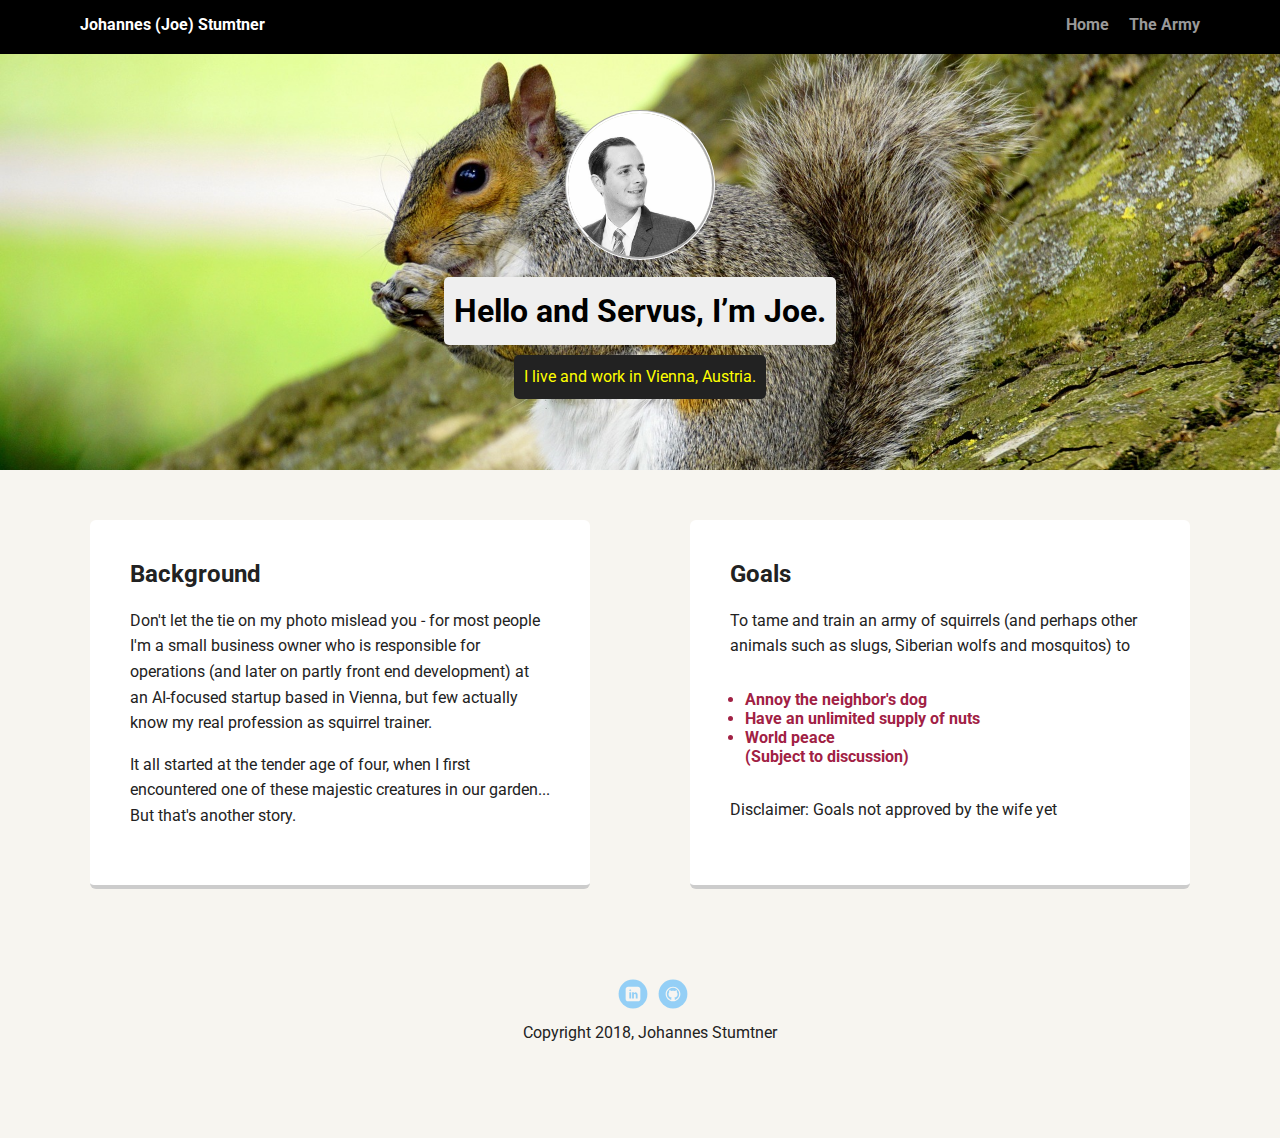
<file: index.html>
<!doctype html>
<html lang="en">
<head>
  <meta charset="utf-8">
  <title>Johannes Stumtner - The guy, the legend.</title>
  <meta name="viewport" content="width=device-width, initial-scale=1.0">
  <link rel="stylesheet" href="styles.css">
  <link href="https://fonts.googleapis.com/css?family=Muli%7CRoboto:400,300,500,700,900" rel="stylesheet"></head>
  <body>

    <div class="main-nav">
        <ul class="nav">
          <li class="name">Johannes (Joe) Stumtner</li>
          <li><a href="index.html">Home</a></li>
          <li><a href="content/army.html">The Army</a></li>
        </ul>
    </div>

    <header>
      <img src="images/johannes.jpg" alt="It's really me!" class="profile-image">
      <h1 class="tag name">Hello and Servus, I’m Joe.</h1>
      <p class="tag location">I live and work in Vienna, Austria.</p>
    </header>

    <main class="flex">
      <div class="card">
        <h2>Background</h2>
        <p>Don't let the tie on my photo mislead you - for most people I'm a small business owner who is responsible for operations (and later on partly front end development) at an AI-focused startup based in Vienna, but few actually know my real profession as squirrel trainer.</p>
        <p>It all started at the tender age of four, when I first encountered one of these majestic creatures in our garden... But that's another story.</p>
      
      </div> 

      <div class="card">
        <h2>Goals</h2>
        <p>To tame and train an army of squirrels (and perhaps other animals such as slugs, Siberian wolfs and mosquitos) to </p>
        <ul class="skills">
          <li>Annoy the neighbor's dog</li>
          <li>Have an unlimited supply of nuts</li>
          <li>World peace<br>(Subject to discussion)</li>
        </ul>
        <p>Disclaimer: Goals not approved by the wife yet</p>
      </div> 

    </main>
    <footer>
      <ul>
        <li><a href="https://www.linkedin.com/in/stumtner/" target="_blank" class="social linkedin">LinkedIn</a></li>
        <li><a href="https://github.com/Knaeckejoe" target="_blank" class="social github">Github</a></li>
      </ul>
      <p class="copyright">Copyright 2018, Johannes Stumtner</p>
    </footer>
  </body>
  </html>
</file>
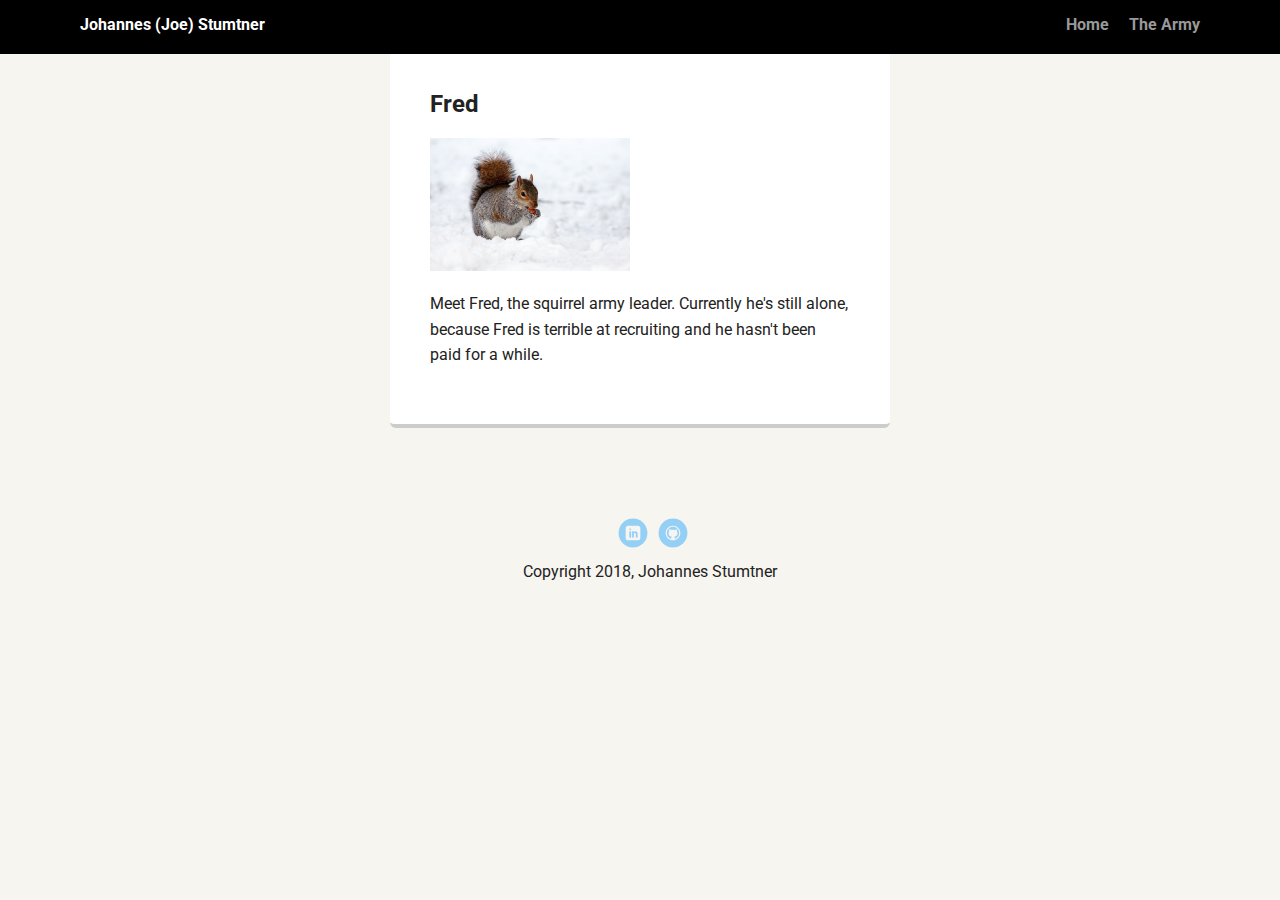
<file: content/army.html>
<!doctype html>
<html lang="en">
<head>
  <meta charset="utf-8">
  <title>Johannes Stumtner - The guy, the legend.</title>
  <meta name="viewport" content="width=device-width, initial-scale=1.0">
  <link rel="stylesheet" href="../styles.css">
  <link href="https://fonts.googleapis.com/css?family=Muli%7CRoboto:400,300,500,700,900" rel="stylesheet"></head>
  <body>

    <div class="main-nav">
        <ul class="nav">
          <li class="name">Johannes (Joe) Stumtner</li>
          <li><a href="../index.html">Home</a></li>
          <li><a href="army.html">The Army</a></li>
        </ul>
    </div>

    <main class="flex">
      <div class="card">
        <h2>Fred</h2>
        <img src="../images/fred.jpg" alt="This is Fred" class="squirrel-image">
        <p>Meet Fred, the squirrel army leader. Currently he's still alone, because Fred is terrible at recruiting and he hasn't been paid for a while.</p>
      </div>
    </main>

    <footer>
      <ul>
        <li><a href="https://www.linkedin.com/in/stumtner/" target="_blank" class="social linkedin">LinkedIn</a></li>
        <li><a href="https://github.com/Knaeckejoe" target="_blank" class="social github">Github</a></li>
      </ul>
      <p class="copyright">Copyright 2018, Johannes Stumtner</p>
    </footer>
  </body>
  </html>
</file>
<file: styles.css>
/* Global Layout Set-up */
* { 
  box-sizing: border-box;
}
  
body {
  margin: 0;
  padding: 0;
  text-align: center;
  font-family: 'Roboto', sans-serif;
  color: #222;
  background: #f7f5f0;
}
/* Link Styles */

a {
  text-decoration: none;
  color: #999;
}
a:hover {
  color: #6633ff;
}

/* Section Styles */

.main-nav {
  width: 100%;
  background: black;
  min-height: 30px;
  padding: 10px;
  position: fixed;
  text-align: center;
}
.nav {
  display: flex;
  justify-content: space-around;
  font-weight: 700;
  list-style-type: none;
  margin: 0 auto;
  padding: 0;
}

.nav .name {
    display: block;
    margin-right: auto;
    color: white;
}
.nav li {
  padding: 5px 10px 10px 10px;
}
.nav a {
  transition: all .5s;
}
.nav a:hover {
  color: white
}

header {
  text-align: center;
  background: url('images/bg_1920x1080.jpg') no-repeat top center ;
  background-size: cover;
  overflow: hidden;
  padding-top: 60px;
}
header {
  line-height: 1.5;
}
header .profile-image {
  margin-top: 50px;
  width: 150px;
  height: 150px;
  border-radius: 50%;
  border: 3px groove white;
  transition: all .5s;
}
header .profile-image:hover {
  transform: scale(1.2) rotate(5deg);
}
.squirrel-image {
  width: 200px
}
.tag {
  background-color: #efefef;
  color: black;
  padding: 10px;
  border-radius: 5px;
  display: table;
  margin: 10px auto;
} 
.location {
  background-color: #222;
  color: yellow;
}
.card {
  margin: 30px;
  padding: 20px 40px 40px;
  max-width: 500px;
  text-align: left;
  background: #fff;
  border-bottom: 4px solid #ccc;
  border-radius: 6px;
  transition: all .5s;
}
.card:hover {
  border-color: #ff99ff;
}

ul.skills {
  padding: 15px;
  text-align: left;
}

.skills li {
  color: #a12144;
  font-weight: bold;
}

footer {
  width: 100%;
  min-height: 30px;
  padding: 20px 0 40px 20px;
}

footer .copyright {
  top: -8px;
  font-size: .75em;
}

footer ul {
  list-style-type: none;
  margin: 0;
  padding: 0;
}

footer ul li {
  display: inline-block;
}

a.social {
  display: inline-block;
  text-indent: -9999px;
  margin-left: 5px;
  width: 30px;
  height: 30px;
  background-size: 30px 30px;
  opacity: .4;
  transition: all .5s;
}
a.twitter {
  background-image: url(images/twitter.svg);
}
a.linkedin {
  background-image: url(images/linkedin.svg);
}
a.github {
  background-image: url(images/github.svg);
}
a.social:hover {
  opacity: 1;
}
.clearfix {
  clear: both;
}

/* Styles for larger screens */
@media screen and (min-width: 720px) {
  
  .flex {
      display: -ms-flexbox;      /* TWEENER - IE 10 */
      display: flex; 
      max-width: 1200px;
      -ms-flex-pack: distribute;
      justify-content: space-around;
      margin: 0 auto;
  }

  header {
    min-height: 470px;
  }

  .nav {
    max-width: 1200px;
    padding: 0 30px;
  }


  main {
    padding-top: 20px;
  }

  main p {
    line-height: 1.6em;
  }

  footer {
    font-size: 1.3em;
    max-width: 1200px;
    margin: 40px auto;
  }

}
</file>
